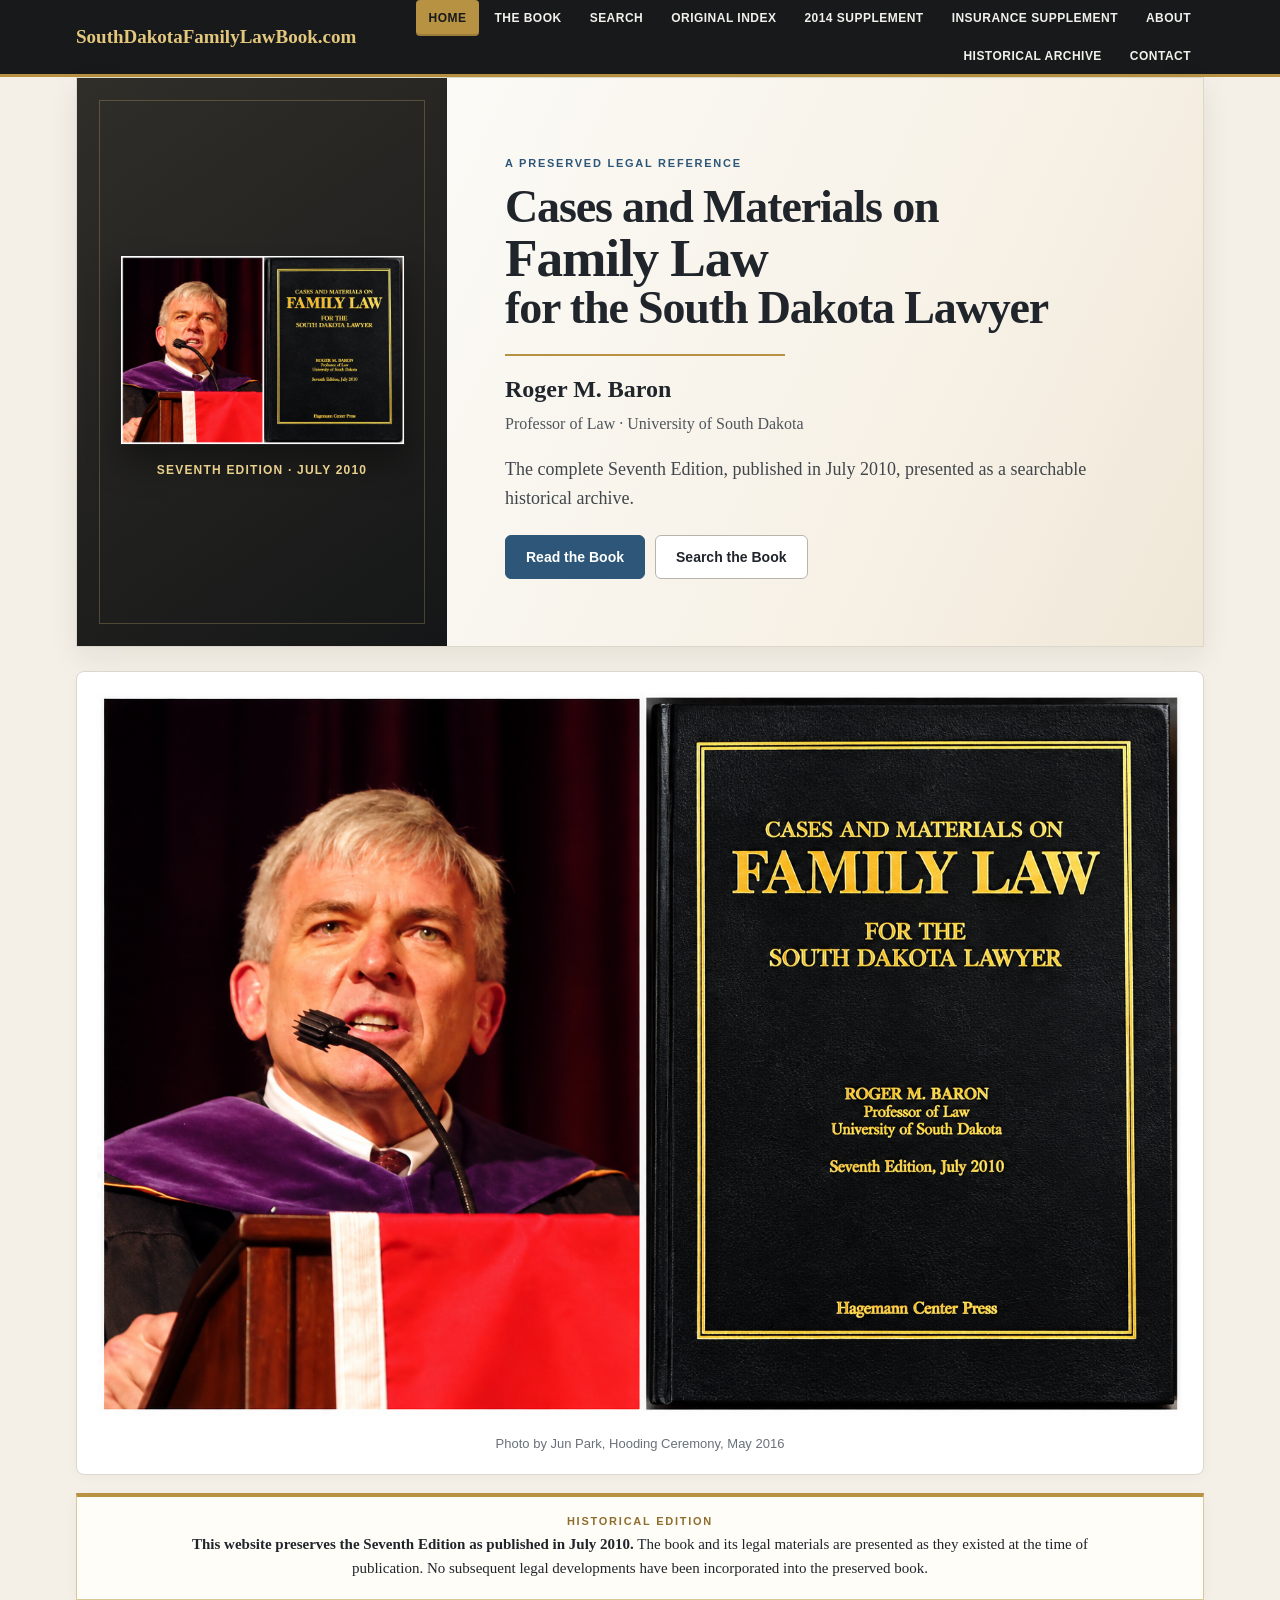
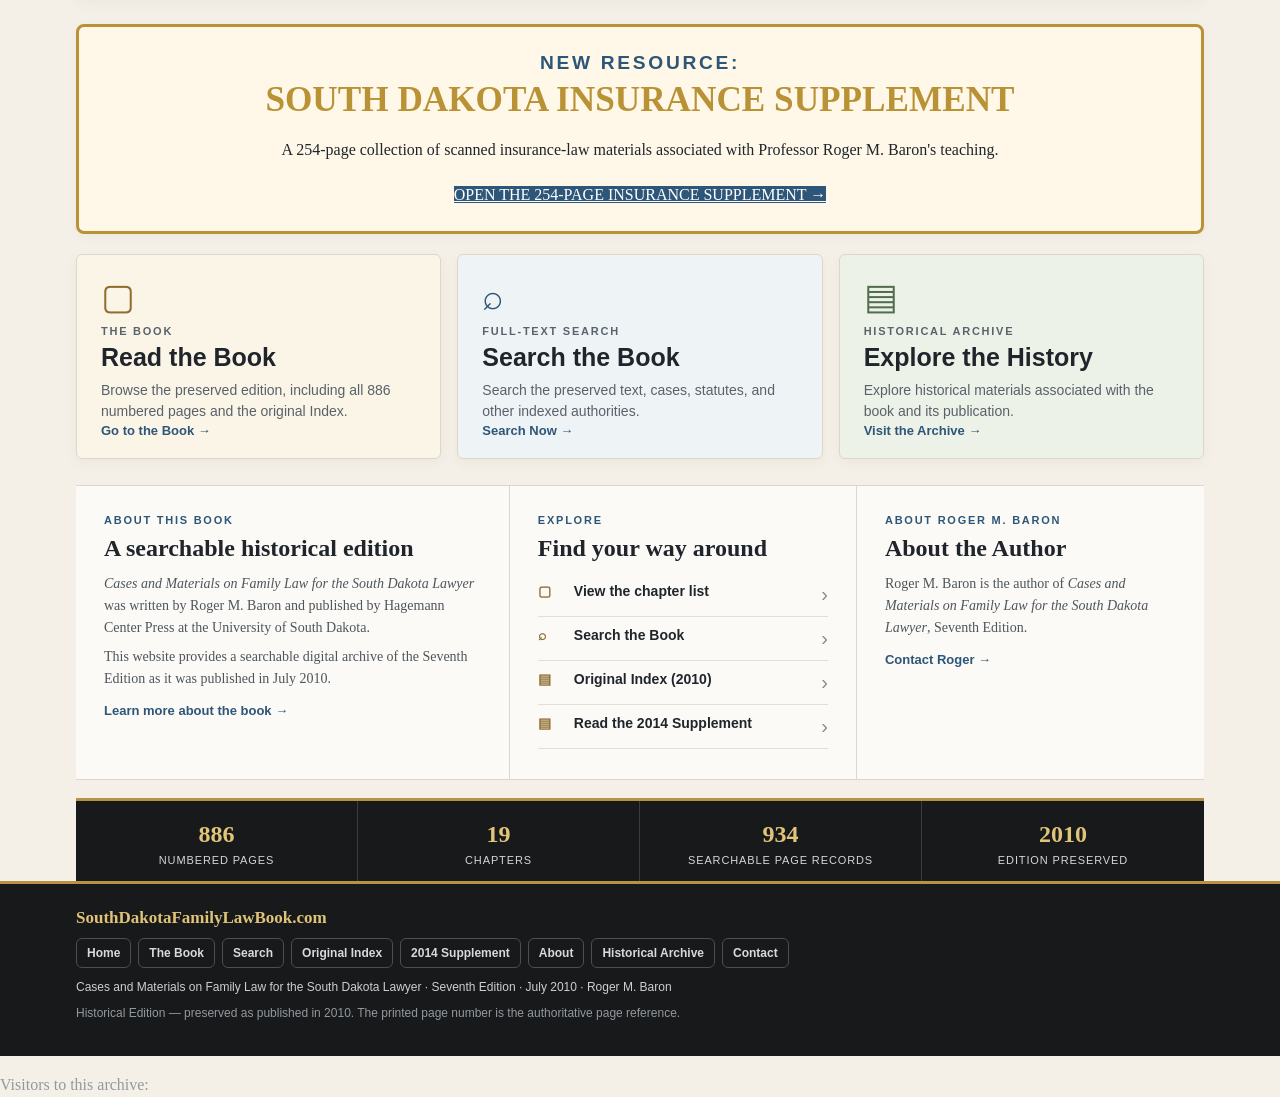
<file: index.html>
<!doctype html>
<html lang="en">
<head>
<meta charset="utf-8">
<meta name="viewport" content="width=device-width,initial-scale=1">
<title>Cases and Materials on Family Law for the South Dakota Lawyer — 2010</title>
<link rel="stylesheet" href="styles.css">
</head>
<body>
<a class="skip-link" href="#main-content">Skip to main content</a>
<header class="site-header">
  <div class="wrap header-bar">
    <button class="site-brand" data-view="home" aria-label="Home">SouthDakotaFamilyLawBook.com</button>
    <nav class="primary-nav" aria-label="Primary navigation">
      <button data-view="home">Home</button>
      <button data-view="book">The Book</button>
      <button data-view="search">Search</button>
      <button data-view="index">Original Index</button>
      <button data-view="supplement">2014 Supplement</button>
      <button data-view="insurance">Insurance Supplement</button>
      <button data-view="about">About</button>
      <button data-view="historical">Historical Archive</button>
      <button data-view="contact">Contact</button>
    </nav>
  </div>
</header>

<main id="main-content" class="wrap">
<section id="home" class="view">
  <div class="home-hero">
    <div class="cover-panel">
      <img class="book-cover" src="book-cover.jpg" alt="Cover of Cases and Materials on Family Law for the South Dakota Lawyer, Seventh Edition, July 2010">
      <div class="cover-caption">Seventh Edition · July 2010</div>
    </div>
    <div class="hero-copy">
      <div class="kicker">A preserved legal reference</div>
      <h1>Cases and Materials on<br><span>Family Law</span><br>for the South Dakota Lawyer</h1>
      <div class="gold-rule"></div>
      <p class="author">Roger M. Baron</p>
      <p class="role">Professor of Law · University of South Dakota</p>
      <p class="hero-lead">The complete Seventh Edition, published in July 2010, presented as a searchable historical archive.</p>
      <div class="hero-actions">
        <button class="primary large" data-view="book">Read the Book</button>
        <button class="large" data-view="search">Search the Book</button>
      </div>
    </div>
  </div>

  <div class="card" style="margin-top:1.5rem;text-align:center;">
    <img src="podium.png" alt="Roger Baron at a podium beside the 2010 Family Law book cover" style="max-width:100%;height:auto;border-radius:8px;">
    <p class="muted" style="margin:.75rem 0 0;">Photo by Jun Park, Hooding Ceremony, May 2016</p>
  </div>

  <div class="historical-banner">
    <div class="kicker">Historical Edition</div>
    <p><strong>This website preserves the Seventh Edition as published in July 2010.</strong> The book and its legal materials are presented as they existed at the time of publication. No subsequent legal developments have been incorporated into the preserved book.</p>
  </div>

<div class="card" style="margin-top:1.5rem;text-align:center;border:3px solid #b89235;background:#fff8e8;padding:1.5rem;">
  <div class="kicker" style="font-size:1.2rem;letter-spacing:.14em;">NEW RESOURCE:</div>
  <h2 style="margin:.4rem 0 1rem;font-size:2.2rem;color:#b89235;">SOUTH DAKOTA INSURANCE SUPPLEMENT</h2>
  <p style="margin-bottom:1.25rem;">A 254-page collection of scanned insurance-law materials associated with Professor Roger M. Baron's teaching.</p>
  <a class="primary" href="Baron_Insurance_Law_Supplement_2012_Combined.pdf" target="_blank">OPEN THE 254-PAGE INSURANCE SUPPLEMENT →</a>
</div>
  <div class="feature-grid">
    <button class="feature-card feature-book" data-view="book">
      <span class="feature-icon">▢</span>
      <span class="feature-kicker">THE BOOK</span>
      <strong>Read the Book</strong>
      <small>Browse the preserved edition, including all 886 numbered pages and the original Index.</small>
      <em>Go to the Book →</em>
    </button>
    <button class="feature-card feature-search" data-view="search">
      <span class="feature-icon">⌕</span>
      <span class="feature-kicker">FULL-TEXT SEARCH</span>
      <strong>Search the Book</strong>
      <small>Search the preserved text, cases, statutes, and other indexed authorities.</small>
      <em>Search Now →</em>
    </button>
    <button class="feature-card feature-history" data-view="historical">
      <span class="feature-icon">▤</span>
      <span class="feature-kicker">HISTORICAL ARCHIVE</span>
      <strong>Explore the History</strong>
      <small>Explore historical materials associated with the book and its publication.</small>
      <em>Visit the Archive →</em>
    </button>
  </div>

  <div class="home-lower">
    <div class="home-info">
      <div class="kicker">About This Book</div>
      <h2>A searchable historical edition</h2>
      <p><em>Cases and Materials on Family Law for the South Dakota Lawyer</em> was written by Roger M. Baron and published by Hagemann Center Press at the University of South Dakota.</p>
      <p>This website provides a searchable digital archive of the Seventh Edition as it was published in July 2010.</p>
      <button class="text-link" data-view="about">Learn more about the book →</button>
    </div>
    <div class="home-info contents-links">
      <div class="kicker">Explore</div>
      <h2>Find your way around</h2>
      <button class="link-row" data-view="book"><span>▢</span> View the chapter list <b>›</b></button>
      <button class="link-row" data-view="search"><span>⌕</span> Search the Book <b>›</b></button>
      <button class="link-row" data-view="index"><span>▤</span> Original Index (2010) <b>›</b></button>
      <button class="link-row" data-view="supplement"><span>▤</span> Read the 2014 Supplement <b>›</b></button>
    </div>
    <div class="home-info author-info">
      <div class="kicker">About Roger M. Baron</div>
      <h2>About the Author</h2>
      <p>Roger M. Baron is the author of <em>Cases and Materials on Family Law for the South Dakota Lawyer</em>, Seventh Edition.</p>
      <button class="text-link" data-view="contact">Contact Roger →</button>
    </div>
  </div>

  <div class="preservation-strip">
    <div><strong>886</strong><span>numbered pages</span></div>
    <div><strong>19</strong><span>chapters</span></div>
    <div><strong>934</strong><span>searchable page records</span></div>
    <div><strong>2010</strong><span>edition preserved</span></div>
  </div>
</section>

<section id="book" class="view hidden">
  <div class="section-head"><div><div class="kicker">BROWSE</div><h2>THE BOOK</h2><p class="muted">The printed page number at the bottom of each page is authoritative.</p></div><select id="chapterSelect"><option value="">Jump to a chapter…</option></select></div>
  <div class="book-intro card"><h3>Original structure</h3><p>This navigation follows the preserved 2010 edition. The preliminary pages, original Table of Contents, Chapters I–XIX, and original Index remain separate parts of the historical book.</p><button id="openToc" class="primary">View the Original Table of Contents</button></div>
  <div id="tocPanel" class="toc-panel hidden"></div><div id="bookNav"></div><div id="reader" class="reader hidden"></div>
</section>

<section id="search" class="view hidden">
  <div class="kicker">FULL-TEXT SEARCH</div><h2>SEARCH THE BOOK</h2>
  <form id="searchForm" class="searchbar"><input id="query" autocomplete="off" placeholder='Try “common law marriage”, a case name, UCCJEA, or SDCL 25-1-29'><button class="primary">Search</button></form>
  <p class="muted">Searches the preserved 2010 page text and the indexed authorities.</p><div id="searchMeta" class="muted"></div><div id="results"></div>
</section>

<section id="index" class="view hidden">
  <div class="kicker">ORIGINAL 2010 INDEX</div><h2>ORIGINAL INDEX</h2><p>Original Index, printed pages xxv–xlviii.</p>
  <div class="index-actions"><button class="primary" id="openIndex">Open Index at p. xxv</button><form id="indexForm" class="searchbar"><input id="indexQuery" placeholder="Search the preserved Index"><button class="primary">Search Index</button></form></div>
  <div class="index-page-nav card"><h3>Original Index pages</h3><p class="muted">The Index occupies printed pages xxv–xlviii. Each button opens the preserved page.</p><div id="indexPageList" class="index-pages"></div></div><div id="indexResults"></div>
</section>

<section id="supplement" class="view hidden page-section">
  <div class="section-kicker">HISTORICAL SUPPLEMENT</div>
  <h2>2014 FAMILY LAW SUPPLEMENT</h2>
  <p class="lead">This supplement was written in 2014 to provide updated legal materials relating to the 2010 edition. It is presented separately and is not incorporated into the preserved 2010 book.</p>
  <div class="notice"><strong>Separate historical resource:</strong> The 2010 Seventh Edition remains preserved exactly as published. This 2014 Supplement is a separate PDF resource and does not alter the 2010 book.</div>
  <div class="card" style="text-align:center;">
    <h3>2014 Family Law Supplement</h3>
    <p>Complete supplement with cover and Table of Contents.</p>
    <a class="primary" href="2014_Family_Law_Supplement.pdf" target="_blank">Open the 2014 Supplement PDF</a>
  </div>
</section>

<section id="insurance" class="view hidden page-section">
  <div class="section-kicker">NEW RESOURCE</div>
  <h2>SOUTH DAKOTA INSURANCE SUPPLEMENT</h2>
  <p class="lead">A 254-page collection of scanned insurance-law materials associated with Professor Roger M. Baron's teaching.</p>
  <div class="notice">
    <strong>Historical resource:</strong> This collection is presented as a separate historical resource. The pages are scanned images and are not searchable.
  </div>
  <div class="card" style="text-align:center;">
    <h3>South Dakota Insurance Law — Law 851</h3>
    <p>Complete 254-page scanned supplement.</p>
    <a class="primary" href="Baron_Insurance_Law_Supplement_2012_Combined.pdf" target="_blank">Open the Insurance Supplement PDF</a>
  </div>
</section>
  <section id="about" class="view hidden">
  <div class="kicker">ARCHIVAL NOTE</div><h2>About the Historical Edition</h2>
  <div class="notice"><strong>The 2010 Master Rule</strong><br>The Seventh Edition is preserved exactly as published in 2010. No post-2010 legal developments, corrections, revisions, substitutions, or updates are incorporated into the book.</div>
  <div class="card"><h3>Page references</h3><p>The printed page number at the bottom of each page is authoritative. PDF page numbers are only an internal viewing mechanism used by the website.</p></div>
  <div class="card"><h3>Use of this archive</h3><p>This website is an archival presentation of the July 2010 edition. It is not intended to represent current South Dakota law or provide legal advice.</p></div>
</section>

<section id="historical" class="view hidden page-section">
  <div class="section-kicker">HISTORICAL ARCHIVE</div><h2>Historical Documents</h2>
  <p class="lead">This section provides a separate home for historical materials associated with the book and its author. These materials are not part of the searchable 2010 book corpus.</p>
  <div class="notice"><strong>Archive rule:</strong> Materials displayed here are presented as historical documents. Their presence does not imply that they are part of the Seventh Edition or that they represent current South Dakota law.</div>
  <div class="archive-grid">
    <article class="archive-card"><img src="Hagemann center press release 1.jpg" alt="Hagemann Center press release, page 1"><h3>Hagemann Center Press Release — Page 1</h3><p>Historical press-release material preserved separately from the 2010 book.</p><a href="Hagemann center press release 1.jpg" target="_blank">Open document</a></article>
    <article class="archive-card"><img src="Hagemann center press release 2.jpg" alt="Hagemann Center press release, page 2"><h3>Hagemann Center Press Release — Page 2</h3><p>Historical press-release material preserved separately from the 2010 book.</p><a href="Hagemann center press release 2.jpg" target="_blank">Open document</a></article>
    <article class="archive-card"><img src="retirement reception invitation.jpg" alt="Retirement reception invitation"><h3>Retirement Reception Invitation</h3><p>Historical invitation preserved separately from the 2010 book.</p><a href="retirement reception invitation.jpg" target="_blank">Open document</a></article>
    <article class="archive-card"><h3>Hooding Ceremony Comments by Roger Baron for Law Graduates, May 2016</h3><p>Remarks delivered by Roger Baron for the University of South Dakota law graduates at the May 2016 hooding ceremony.</p><a href="Hooding_Ceremony_Comments_Roger_Baron_May_2016.pdf" target="_blank">Open document</a></article>
  </div>
</section>

<section id="contact" class="view hidden page-section">
  <div class="section-kicker">CONTACT</div>
  <h2>Contact Roger M. Baron</h2>
  <div class="home-lower">
    <div class="home-info">
      <h3>Roger M Baron</h3>
      <p><strong>Professor Emeritus, University of South Dakota School of Law</strong></p>
      <p><a href="mailto:Roger.Baron@usd.edu">Roger.Baron@usd.edu</a><br>
      <a href="mailto:rogermbaron@gmail.com">rogermbaron@gmail.com</a></p>
      <p>Roger and Claudia Baron reside in Rapid City, South Dakota, close to Mount Rushmore.</p>
    </div>
    <div class="home-info">
      <img src="roger-claudia-sketch.jpg" alt="Roger and Claudia Baron" style="max-width:100%;height:auto;border-radius:8px;">
    </div>
    <div class="home-info">
      <img src="roger-claudia-mount-rushmore.jpg" alt="Roger and Claudia Baron at Mount Rushmore" style="max-width:100%;height:auto;border-radius:8px;">
      <p class="muted" style="margin-top:.75rem;">Photograph by grandson Snowden.</p>
    </div>
  </div>
</section>
</main>

<footer>
  <div class="wrap footer-inner">
    <div class="footer-brand">SouthDakotaFamilyLawBook.com</div>
    <div class="footer-nav" aria-label="Footer navigation"><button data-view="home">Home</button><button data-view="book">The Book</button><button data-view="search">Search</button><button data-view="index">Original Index</button><button data-view="supplement">2014 Supplement</button><button data-view="about">About</button><button data-view="historical">Historical Archive</button><button data-view="contact">Contact</button></div>
    <p>Cases and Materials on Family Law for the South Dakota Lawyer · Seventh Edition · July 2010 · Roger M. Baron</p>
    <p class="footer-note">Historical Edition — preserved as published in 2010. The printed page number is the authoritative page reference.</p>
  </div>
</footer>
<p class="footer-note" style="margin-top:1rem;">Visitors to this archive: <span id="visitor-total"></span></p>
<script data-goatcounter="https://rbaron.goatcounter.com/count" async src="//gc.zgo.at/count.js"></script>
<script>
(function () {
  var attempts = 0;
  var timer = setInterval(function () {
    if (window.goatcounter && window.goatcounter.visit_count) {
      clearInterval(timer);
   window.goatcounter.visit_count({append: '#visitor-total', path: 'TOTAL'});
    } else if (++attempts > 50) {
      clearInterval(timer);
    }
  }, 100);
})();
</script>
<script src="app.js"></script>
</body></html>
</file>
<file: styles.css>
:root{--ink:#20252b;--muted:#68717a;--line:#ddd7cb;--paper:#fff;--cream:#f5f0e7;--cream2:#fbf8f2;--gold:#b79242;--gold-dark:#8f6d2e;--nav:#17191b;--nav2:#222629;--blue:#2d5678;--blue-dark:#1f415d;--green:#526d4d;--shadow:0 10px 28px rgba(26,25,22,.08)}*{box-sizing:border-box}html{scroll-behavior:smooth}body{margin:0;background:var(--cream);color:var(--ink);font-family:Georgia,"Times New Roman",serif;line-height:1.58}.wrap{max-width:1180px;margin:auto;padding:0 26px}.skip-link{position:absolute;left:-9999px;top:8px;z-index:1000;background:#fff;padding:10px 14px;border:2px solid var(--gold);border-radius:5px;font:700 14px Arial,sans-serif}.skip-link:focus{left:12px}.site-header{background:var(--nav);border-bottom:3px solid var(--gold);color:#fff}.header-bar{min-height:64px;display:flex;align-items:center;justify-content:space-between;gap:22px}.site-brand{border:0;background:none;color:#e3c77d;font:700 19px Georgia,serif;padding:8px 0;cursor:pointer}.site-brand:hover{background:none;color:#f2d994}.primary-nav{display:flex;align-items:center;justify-content:flex-end;gap:2px;flex-wrap:wrap}.primary-nav button{font:700 12px Arial,sans-serif;letter-spacing:.04em;text-transform:uppercase;background:transparent;border:0;color:#f2f0eb;border-radius:4px;padding:11px 13px}.primary-nav button:hover,.primary-nav button.active-nav{background:var(--gold);color:#17191b}.primary-nav button.active-nav{box-shadow:inset 0 -2px rgba(0,0,0,.15)}button,select{font:600 14px Arial,sans-serif;border:1px solid #b8b4aa;background:#fff;color:var(--ink);padding:10px 14px;border-radius:6px;cursor:pointer}button:hover{background:#f6f3ed;border-color:#9d927f}button:disabled{opacity:.45;cursor:not-allowed}.primary{background:var(--blue);color:#fff;border-color:var(--blue)}.primary:hover{background:var(--blue-dark);color:#fff}.large{padding:13px 20px;font-size:14px}main{padding:32px 0 60px}.view{min-height:520px}.hidden{display:none}.kicker,.edition-label,.feature-kicker,.section-kicker{font:700 11px/1.2 Arial,sans-serif;letter-spacing:.16em;text-transform:uppercase;color:var(--blue)}
/* Home */
.home-hero{display:grid;grid-template-columns:370px 1fr;min-height:570px;background:#f8f5ee;border:1px solid var(--line);box-shadow:var(--shadow);overflow:hidden}.cover-panel{background:linear-gradient(145deg,#302e29,#151617);display:flex;flex-direction:column;justify-content:center;align-items:center;padding:38px 42px 30px;position:relative}.cover-panel:after{content:"";position:absolute;inset:22px;border:1px solid rgba(231,199,125,.25);pointer-events:none}.book-cover{display:block;width:100%;max-width:285px;max-height:430px;object-fit:cover;object-position:center;border:1px solid #252525;box-shadow:0 18px 30px rgba(0,0,0,.38);position:relative;z-index:1}.cover-caption{position:relative;z-index:1;color:#ead08d;font:700 12px Arial,sans-serif;letter-spacing:.1em;text-transform:uppercase;margin-top:18px}.hero-copy{padding:66px 58px 54px;background:linear-gradient(115deg,#fbfaf6 0%,#f7f1e6 62%,#efe7d7 100%);display:flex;flex-direction:column;justify-content:center}.hero-copy h1{font-size:46px;line-height:1.02;margin:13px 0 0;font-weight:700;letter-spacing:-.025em}.hero-copy h1 span{font-size:1.16em}.gold-rule{width:280px;height:2px;background:var(--gold);margin:22px 0 15px}.author{font-size:24px;font-weight:700;margin:0}.role{font-size:16px;color:#4f555b;margin:2px 0 19px}.hero-lead{font-size:18px;line-height:1.6;max-width:690px;color:#40464b;margin:0 0 22px}.hero-actions{display:flex;gap:10px;flex-wrap:wrap}.historical-banner{margin:18px 0 20px;padding:18px 24px;background:#fffdf7;border:1px solid #d9c795;border-top:4px solid var(--gold);text-align:center;box-shadow:0 4px 14px rgba(0,0,0,.035)}.historical-banner .kicker{color:var(--gold-dark);margin-bottom:5px}.historical-banner p{margin:0 auto;max-width:960px;font-size:15px}.feature-grid{display:grid;grid-template-columns:repeat(3,1fr);gap:16px;margin:20px 0 26px}.feature-card{border:1px solid var(--line);min-height:205px;padding:24px 24px 20px;text-align:left;display:flex;flex-direction:column;align-items:flex-start;box-shadow:0 4px 15px rgba(30,28,23,.04)}.feature-card:hover{transform:translateY(-2px);box-shadow:var(--shadow)}.feature-book{background:#fbf5e7}.feature-search{background:#eef3f6}.feature-history{background:#edf2e9}.feature-icon{font:36px Georgia,serif;line-height:1;margin-bottom:10px;color:var(--gold-dark)}.feature-search .feature-icon{color:var(--blue)}.feature-history .feature-icon{color:var(--green)}.feature-kicker{margin-bottom:5px;color:#59636c}.feature-card strong{font-size:25px;margin-bottom:8px}.feature-card small{font:14px/1.5 Arial,sans-serif;color:#59616a;max-width:360px}.feature-card em{font:700 13px Arial,sans-serif;font-style:normal;margin-top:auto;color:var(--blue)}.home-lower{display:grid;grid-template-columns:1.25fr 1fr 1fr;border-top:1px solid var(--line);border-bottom:1px solid var(--line);background:#fbfaf7}.home-info{padding:28px 28px 30px;border-right:1px solid var(--line)}.home-info:last-child{border-right:0}.home-info h2{font-size:24px;margin:8px 0 10px}.home-info p{font-size:14px;margin:7px 0;color:#4e555b}.text-link{border:0;background:none;padding:4px 0;color:var(--blue);font:bold 13px Arial,sans-serif}.text-link:hover{background:none;color:var(--gold-dark);text-decoration:underline}.link-row{width:100%;border:0;border-bottom:1px solid #e4dfd5;background:none;border-radius:0;padding:10px 0;display:grid;grid-template-columns:28px 1fr auto;gap:8px;text-align:left;font:600 14px Arial,sans-serif}.link-row:hover{background:none;color:var(--blue)}.link-row span{color:var(--gold-dark)}.link-row b{font-size:20px;font-weight:400;color:#8b8d8e}.preservation-strip{display:grid;grid-template-columns:repeat(4,1fr);margin-top:18px;background:var(--nav);color:#fff;border-top:3px solid var(--gold)}.preservation-strip div{padding:15px;text-align:center;border-right:1px solid #383d40}.preservation-strip div:last-child{border-right:0}.preservation-strip strong{display:block;color:#e1c477;font-size:24px}.preservation-strip span{display:block;font:11px Arial,sans-serif;text-transform:uppercase;letter-spacing:.08em;color:#d4d6d7}
/* Other pages */
h2{font-size:32px;line-height:1.15;margin:0 0 12px}.lead{font-size:18px;max-width:780px}.muted{font:13px/1.45 Arial,sans-serif;color:var(--muted)}.section-head,.reader-top,.result-head{display:flex;justify-content:space-between;gap:16px;align-items:flex-start}.section-head{align-items:center;margin-bottom:16px}.card,.result{background:#fff;border:1px solid var(--line);border-radius:8px;box-shadow:0 3px 12px rgba(0,0,0,.03)}.card{padding:20px;margin:12px 0}.book-sections{display:grid;gap:8px;margin:18px 0 26px}.book-row{display:flex;justify-content:space-between;align-items:center;width:100%;text-align:left;padding:14px 16px;border:1px solid var(--line);background:#fff;border-radius:8px}.book-row:hover{border-color:#9c8b67}.chapter-row{padding-left:20px}.searchbar{display:flex;gap:8px;margin:12px 0 8px}.searchbar input{flex:1;border:1px solid #b7c2ce;border-radius:7px;padding:11px 12px;font:15px Arial,sans-serif}.result{margin:12px 0;padding:18px}.result-title{font-weight:700;font-size:17px}.result-snippet{margin:10px 0;font:14px/1.6 Arial,sans-serif}.result-snippet mark,.result-card mark{background:#fff0a8;padding:0 2px}.result-card{margin:12px 0;padding:18px;background:#fff;border:1px solid var(--line);border-radius:8px}.result-top{display:flex;justify-content:space-between;gap:12px;font:13px Arial,sans-serif;color:var(--muted)}.result-card h3{font-size:19px;margin:8px 0}.result-card p{font:14px/1.6 Arial,sans-serif}.empty{padding:24px;background:#fff;border:1px dashed var(--line);border-radius:8px;color:var(--muted)}.reader{margin-top:18px;background:#20242a;border-radius:9px;padding:12px}.reader-head{display:flex;justify-content:space-between;gap:20px;align-items:flex-start;margin:18px 0}.reader-actions{display:flex;gap:8px}.reader-shell{background:#1f252b;border-radius:12px;padding:14px;box-shadow:0 8px 28px rgba(0,0,0,.12)}.reader-head{background:#fff;border-radius:8px;padding:16px 18px;margin:0 0 10px;align-items:center}.reader-title h3{font-size:26px;margin:3px 0 2px}.reader-context{font:600 14px/1.45 Arial,sans-serif;color:#394652;margin:0}.reader-section{font:13px/1.4 Arial,sans-serif;color:#68737d;margin:4px 0 0}.reader-note{background:#fbf5df;color:#4a463b;border:1px solid #dfd19e;border-radius:7px;margin-bottom:10px;padding:12px 14px}.reader-toolbar{display:flex;justify-content:space-between;gap:12px;align-items:center;background:#eef3f7;border-radius:7px;padding:9px 12px;margin-bottom:10px;font:12px Arial,sans-serif;color:#52616d}.reader-toolbar>div{display:flex;gap:8px;align-items:center}.reader-link{display:inline-block;border:1px solid #b7c2ce;background:#fff;color:var(--blue);padding:8px 11px;border-radius:6px;text-decoration:none;font-weight:700}.reader-search{padding:8px 11px}.pdf-frame{width:100%;height:82vh;min-height:680px;border:1px solid #cfd2d5;background:#eee;box-shadow:0 2px 8px rgba(0,0,0,.18)}.reader-footer{display:flex;justify-content:space-between;gap:12px;color:#d7dde4;font:12px Arial,sans-serif;padding:8px 3px 1px}.toc-panel{margin:1rem 0 1.25rem;padding:1.1rem;border:1px solid #d7d1c7;background:#fbfaf7}.toc-head{display:flex;justify-content:space-between;gap:1rem;align-items:flex-start;margin-bottom:.75rem}.toc-entry{border-top:1px solid #e5e0d8}.toc-entry button{width:100%;display:grid;grid-template-columns:auto 1fr auto;text-align:left;gap:.5rem;padding:.55rem .35rem;background:none;border:0;border-radius:0}.toc-entry button:hover{text-decoration:underline;background:#f3efe8}.toc-marker{font-weight:700}.toc-page{font-variant-numeric:tabular-nums;margin-left:1rem}.toc-chapter button{font-weight:700;font-size:1rem;padding-top:.8rem}.toc-section button{padding-left:1.25rem}.toc-subsection button{padding-left:2.4rem;font-size:.95rem}.toc-chapter{margin-top:.35rem}.index-actions{display:flex;gap:10px;align-items:center;flex-wrap:wrap}.index-actions form{flex:1;min-width:300px}.index-pages{display:flex;flex-wrap:wrap;gap:.45rem}.index-pages button{min-width:3.4rem}.index-page-nav{margin:1rem 0}.index-page-nav h3{margin-bottom:.25rem}.notice{background:#fffdf7;border:1px solid #dfd19e;border-left:4px solid var(--gold);padding:16px 18px;border-radius:6px;margin:18px 0}.archive-grid{display:grid;grid-template-columns:repeat(auto-fit,minmax(250px,1fr));gap:22px;margin-top:24px}.archive-card{border:1px solid #d8d4ca;border-radius:8px;padding:16px;background:#fff}.archive-card img{width:100%;height:220px;object-fit:contain;background:#f4f1ea;border-radius:4px}.archive-card h3{margin:14px 0 8px}.archive-card a{display:inline-block;margin-top:8px;font-weight:600;color:var(--blue)}footer{background:var(--nav);color:#cbd0d3;border-top:3px solid var(--gold);font:12px Arial,sans-serif}.footer-inner{padding-top:24px;padding-bottom:36px}.footer-brand{color:#e0c377;font:700 17px Georgia,serif;margin-bottom:10px}.footer-nav{display:flex;flex-wrap:wrap;gap:7px;margin-bottom:12px}.footer-nav button{padding:7px 10px;font-size:12px;background:transparent;color:#d7d9da;border-color:#4a4f52}.footer-nav button:hover{background:#2d3235;color:#fff}.footer-note{margin:4px 0 0;color:#92999e}
@media(max-width:900px){.header-bar{display:block;padding-top:12px;padding-bottom:12px}.primary-nav{justify-content:flex-start;margin-top:6px}.home-hero{grid-template-columns:300px 1fr}.hero-copy{padding:45px 36px}.hero-copy h1{font-size:38px}.home-lower{grid-template-columns:1fr}.home-info{border-right:0;border-bottom:1px solid var(--line)}.home-info:last-child{border-bottom:0}}
@media(max-width:700px){.wrap{padding:0 16px}.site-brand{font-size:17px}.primary-nav button{padding:8px 9px;font-size:10px}.home-hero{grid-template-columns:1fr}.cover-panel{padding:30px 24px 24px}.book-cover{max-width:230px;max-height:350px}.hero-copy{padding:34px 24px}.hero-copy h1{font-size:34px}.hero-copy h1 br{display:none}.gold-rule{width:190px}.feature-grid,.preservation-strip{grid-template-columns:1fr}.feature-card{min-height:175px}.preservation-strip div{border-right:0;border-bottom:1px solid #383d40}.preservation-strip div:last-child{border-bottom:0}.section-head,.reader-head{display:block}.section-head select{margin-top:8px}.searchbar{display:block}.searchbar input,.searchbar button{width:100%;margin-bottom:8px}.reader-toolbar{display:block}.reader-toolbar>div{margin-top:8px;flex-wrap:wrap}.pdf-frame{height:68vh;min-height:500px}.reader-footer{display:block}.reader-footer span{display:block;margin-top:4px}.index-actions form{min-width:0}.home-info{padding:24px 20px}}
</file>
